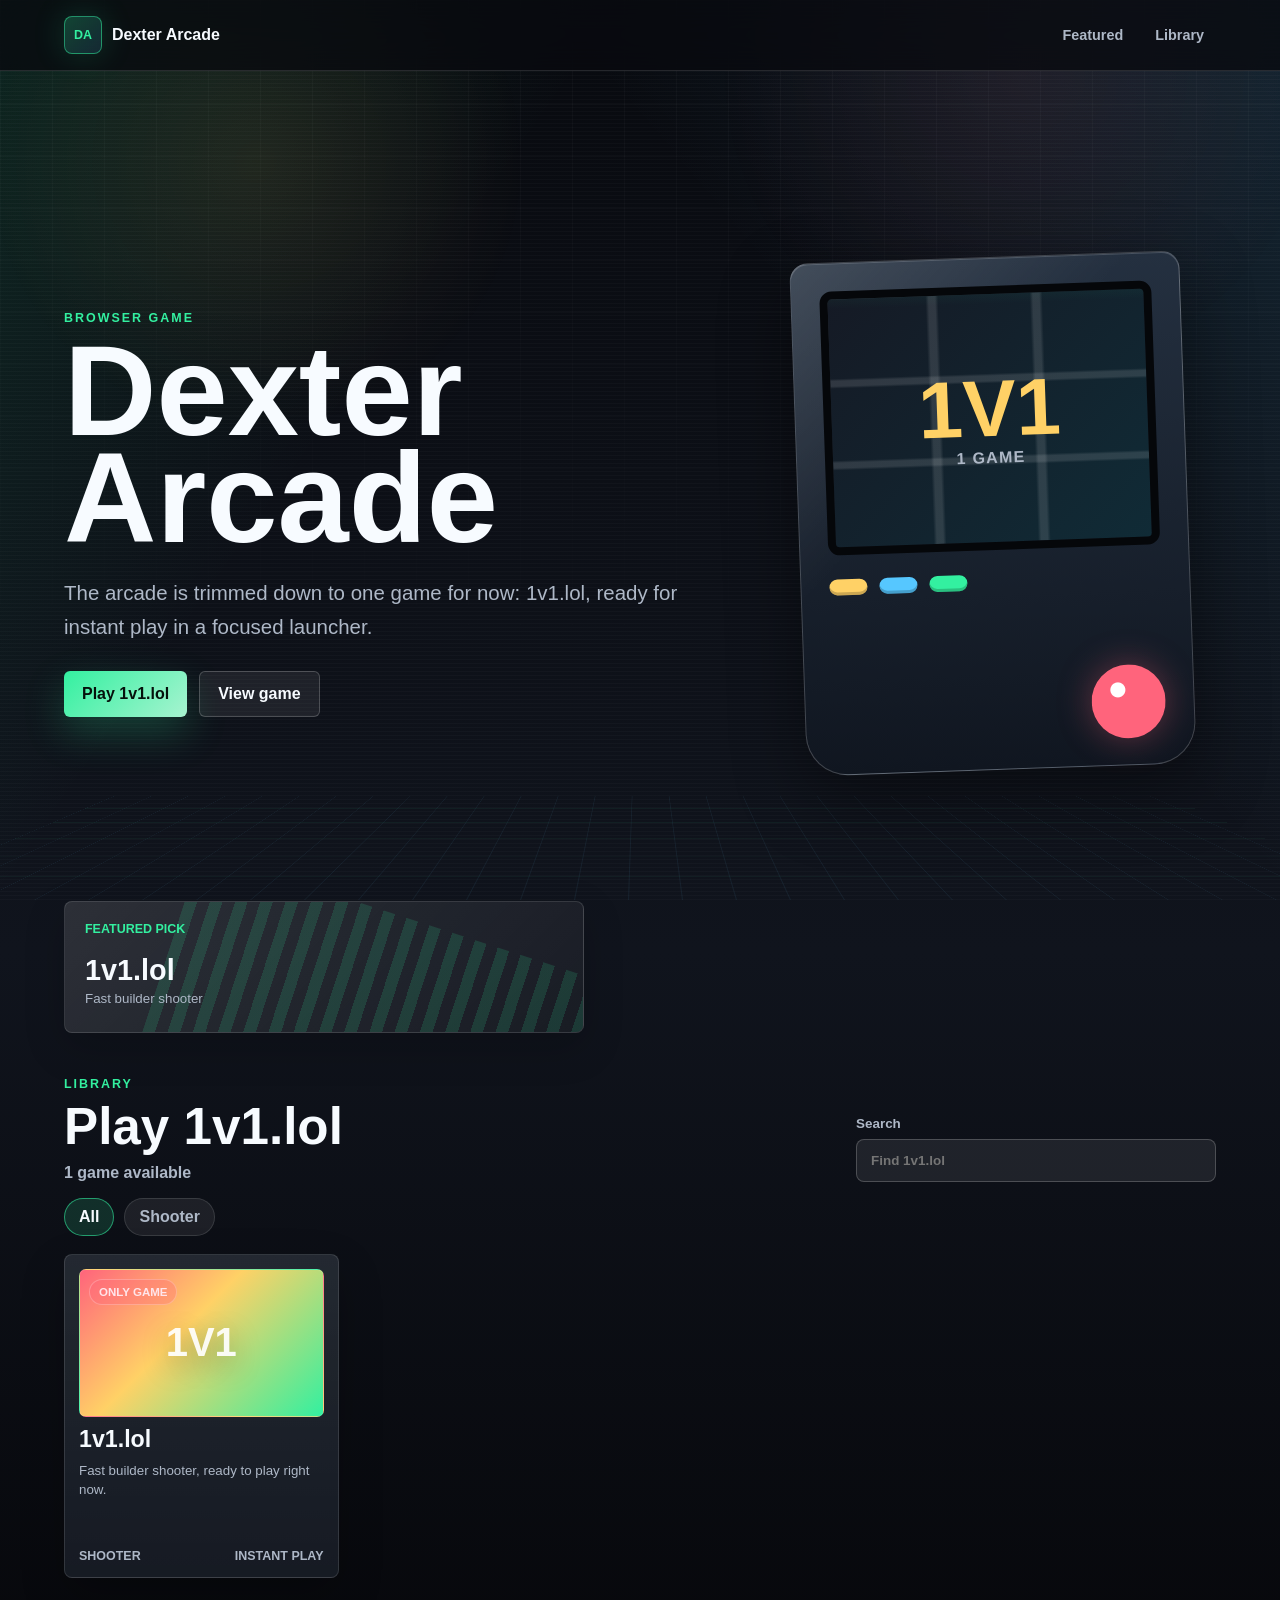
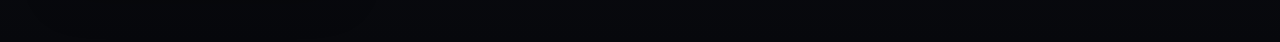
<file: index.html>
<!doctype html>
<html lang="en">
  <head>
    <meta charset="utf-8" />
    <meta name="viewport" content="width=device-width, initial-scale=1" />
    <title>Dexter Arcade</title>
    <link rel="stylesheet" href="./styles.css" />
  </head>
  <body class="home-page">
    <div class="boot-screen" id="bootScreen" aria-hidden="true">
      <div class="boot-mark"><span></span><span></span><span></span></div>
      <p>Dexter Arcade</p>
      <div class="boot-bar"><span></span></div>
    </div>

    <div class="scene-grid" aria-hidden="true"></div>

    <header class="site-header">
      <a class="brand" href="./" aria-label="Dexter Arcade home">
        <span class="brand-icon">DA</span>
        <span>Dexter Arcade</span>
      </a>
      <nav class="quick-nav" aria-label="Quick links">
        <a href="#featured">Featured</a>
        <a href="#library">Library</a>
      </nav>
    </header>

    <main>
      <section class="hero" aria-labelledby="pageTitle">
        <div class="hero-copy">
          <p class="eyebrow">Browser game</p>
          <h1 id="pageTitle">Dexter Arcade</h1>
          <p class="hero-text">The arcade is trimmed down to one game for now: 1v1.lol, ready for instant play in a focused launcher.</p>
          <div class="hero-actions">
            <a class="primary-action" href="./games/offline/?file=1v1.lol.html">Play 1v1.lol</a>
            <a class="secondary-action" href="#library">View game</a>
          </div>
        </div>
        <div class="hero-stage" aria-hidden="true">
          <div class="cabinet">
            <div class="screen">
              <span class="scanline"></span>
              <span class="screen-title">1V1</span>
              <span class="screen-score" id="heroCount">1 game</span>
            </div>
            <div class="controls"><span></span><span></span><span></span></div>
          </div>
        </div>
      </section>

      <section class="featured single-feature" id="featured" aria-label="Featured game">
        <a class="featured-game" href="./games/offline/?file=1v1.lol.html">
          <span>Featured pick</span>
          <strong>1v1.lol</strong>
          <small>Fast builder shooter</small>
        </a>
      </section>

      <section class="library-head" id="library" aria-label="Game library controls">
        <div>
          <p class="eyebrow">Library</p>
          <h2>Play 1v1.lol</h2>
          <p class="library-stat" id="libraryStat">1 game available</p>
        </div>
        <label class="search">
          <span>Search</span>
          <input id="gameSearch" type="search" placeholder="Find 1v1.lol" autocomplete="off" />
        </label>
      </section>

      <section class="filter-row" aria-label="Game filters">
        <button class="filter-chip is-active" type="button" data-filter="all">All</button>
        <button class="filter-chip" type="button" data-filter="shooter">Shooter</button>
      </section>

      <section class="games-grid" id="gamesGrid" aria-label="Games">
        <div class="loading-card">Loading game...</div>
      </section>

      <p class="empty-state" id="emptyState" hidden>No games found.</p>
    </main>

    <script src="./site.js"></script>
  </body>
</html>
</file>
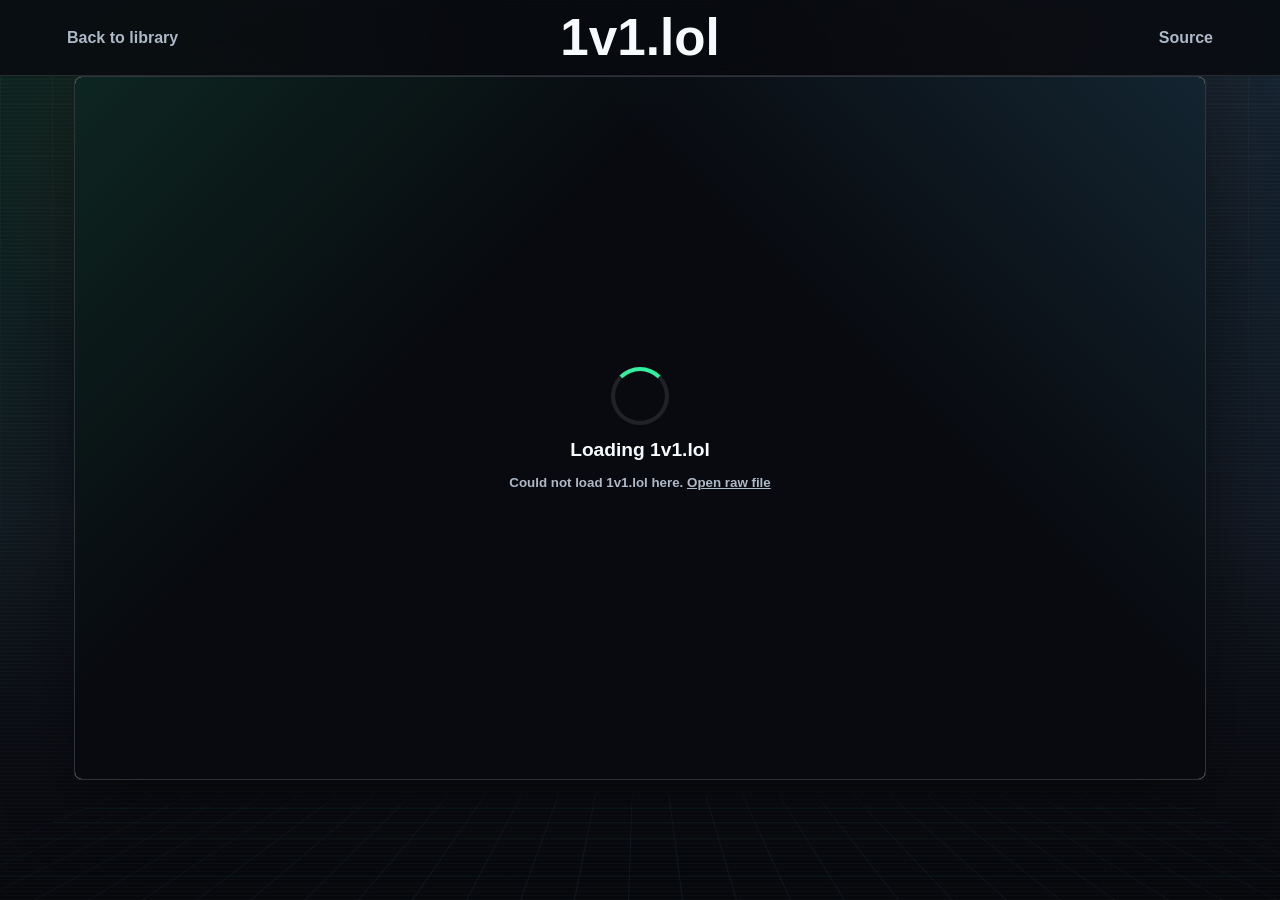
<file: games/offline/index.html>
<!doctype html>
<html lang="en">
  <head>
    <meta charset="utf-8" />
    <meta name="viewport" content="width=device-width, initial-scale=1" />
    <title>1v1.lol - Dexter Arcade</title>
    <link rel="stylesheet" href="../../styles.css" />
  </head>
  <body class="play-page">
    <div class="scene-grid" aria-hidden="true"></div>
    <header class="game-topbar">
      <a class="back-link" href="../../#library">Back to library</a>
      <h1 id="gameTitle">1v1.lol</h1>
      <a class="source-link" id="sourceLink" href="https://github.com/CoolDude2349/Offline-HTML-Games-Pack/blob/master/offline/1v1.lol.html" rel="noopener">Source</a>
    </header>
    <main class="game-shell wide-shell">
      <section class="game-panel embed-panel">
        <div class="frame-loader" id="frameLoader">
          <span class="loader-ring"></span>
          <strong id="loaderTitle">Loading 1v1.lol</strong>
          <small id="loaderNote">Fetching offline HTML</small>
        </div>
        <iframe id="gameFrame" class="embed-frame" title="1v1.lol" loading="eager" allow="fullscreen; gamepad; pointer-lock" sandbox="allow-scripts allow-pointer-lock allow-popups allow-forms"></iframe>
      </section>
    </main>
    <script>
      const gameFile = "1v1.lol.html";
      const rawUrl = `https://raw.githubusercontent.com/CoolDude2349/Offline-HTML-Games-Pack/master/offline/${gameFile}`;
      const sourceUrl = `https://github.com/CoolDude2349/Offline-HTML-Games-Pack/blob/master/offline/${gameFile}`;
      const frame = document.querySelector("#gameFrame");
      const loader = document.querySelector("#frameLoader");
      const note = document.querySelector("#loaderNote");
      document.querySelector("#sourceLink").href = sourceUrl;

      async function loadGame() {
        try {
          const response = await fetch(rawUrl);
          if (!response.ok) throw new Error(`HTTP ${response.status}`);
          let html = await response.text();
          const baseTag = `<base href="${rawUrl}">`;
          if (/<head[^>]*>/i.test(html)) {
            html = html.replace(/<head[^>]*>/i, (match) => `${match}${baseTag}`);
          } else {
            html = `${baseTag}${html}`;
          }
          frame.addEventListener("load", () => loader.classList.add("is-hidden"), { once: true });
          frame.srcdoc = html;
          window.setTimeout(() => loader.classList.add("is-hidden"), 1800);
        } catch (error) {
          note.innerHTML = `Could not load 1v1.lol here. <a href="${rawUrl}" rel="noopener">Open raw file</a>`;
        }
      }
      loadGame();
    </script>
  </body>
</html>
</file>
<file: styles.css>
:root {
  color-scheme: dark;
  --bg: #080a0f;
  --bg-2: #10141d;
  --panel: rgba(18, 24, 34, 0.84);
  --panel-strong: #171f2c;
  --text: #f7fbff;
  --muted: #aeb8c7;
  --line: rgba(255, 255, 255, 0.12);
  --line-strong: rgba(255, 255, 255, 0.2);
  --accent: #33f0a0;
  --accent-2: #ffd166;
  --accent-3: #56c7ff;
  --danger: #ff647c;
  --shadow: 0 24px 70px rgba(0, 0, 0, 0.38);
}

* { box-sizing: border-box; }
html { scroll-behavior: smooth; }
body {
  margin: 0;
  min-height: 100vh;
  overflow-x: hidden;
  background:
    linear-gradient(125deg, rgba(51, 240, 160, 0.12), transparent 26%),
    linear-gradient(230deg, rgba(86, 199, 255, 0.14), transparent 28%),
    linear-gradient(180deg, var(--bg), var(--bg-2) 58%, #07080c);
  color: var(--text);
  font-family: Arial, Helvetica, sans-serif;
}
body::before {
  position: fixed;
  inset: 0;
  z-index: -3;
  pointer-events: none;
  content: "";
  background-image:
    linear-gradient(rgba(255, 255, 255, 0.045) 1px, transparent 1px),
    linear-gradient(90deg, rgba(255, 255, 255, 0.045) 1px, transparent 1px);
  background-size: 52px 52px;
  mask-image: linear-gradient(180deg, rgba(0, 0, 0, 0.75), transparent 82%);
}
body::after {
  position: fixed;
  inset: 0;
  z-index: -2;
  pointer-events: none;
  content: "";
  background:
    repeating-linear-gradient(0deg, rgba(255, 255, 255, 0.035) 0 1px, transparent 1px 4px),
    radial-gradient(circle at 20% 18%, rgba(255, 209, 102, 0.13), transparent 22%),
    radial-gradient(circle at 80% 8%, rgba(255, 100, 124, 0.11), transparent 24%);
  opacity: 0.68;
}
a { color: inherit; }
button, input { font: inherit; }

.boot-screen {
  position: fixed;
  inset: 0;
  z-index: 20;
  display: grid;
  place-content: center;
  gap: 18px;
  background: #06080c;
  color: var(--text);
  transition: opacity 450ms ease, visibility 450ms ease;
}
.boot-screen.is-done { visibility: hidden; opacity: 0; }
.boot-screen p {
  margin: 0;
  color: var(--muted);
  font-size: 0.85rem;
  font-weight: 800;
  letter-spacing: 0.28em;
  text-align: center;
  text-transform: uppercase;
}
.boot-mark { display: flex; justify-content: center; gap: 10px; }
.boot-mark span {
  width: 18px;
  height: 42px;
  border-radius: 4px;
  background: var(--accent);
  box-shadow: 0 0 28px rgba(51, 240, 160, 0.55);
  animation: bootPulse 650ms ease-in-out infinite alternate;
}
.boot-mark span:nth-child(2) { background: var(--accent-2); animation-delay: 120ms; }
.boot-mark span:nth-child(3) { background: var(--accent-3); animation-delay: 240ms; }
.boot-bar {
  width: min(320px, 76vw);
  height: 7px;
  overflow: hidden;
  border: 1px solid var(--line-strong);
  border-radius: 999px;
  background: rgba(255, 255, 255, 0.08);
}
.boot-bar span {
  display: block;
  width: 45%;
  height: 100%;
  border-radius: inherit;
  background: linear-gradient(90deg, var(--accent), var(--accent-2), var(--accent-3));
  animation: bootSlide 900ms ease-in-out infinite;
}
.scene-grid {
  position: fixed;
  inset: auto -10vw 0;
  z-index: -1;
  height: 36vh;
  transform: perspective(620px) rotateX(62deg);
  transform-origin: bottom;
  background-image:
    linear-gradient(rgba(51, 240, 160, 0.18) 1px, transparent 1px),
    linear-gradient(90deg, rgba(86, 199, 255, 0.16) 1px, transparent 1px);
  background-size: 54px 54px;
  opacity: 0.42;
}

.site-header {
  position: sticky;
  top: 0;
  z-index: 10;
  display: flex;
  align-items: center;
  justify-content: space-between;
  gap: 18px;
  padding: 16px clamp(18px, 5vw, 64px);
  border-bottom: 1px solid var(--line);
  background: rgba(8, 10, 15, 0.78);
  backdrop-filter: blur(18px);
}
.brand, .quick-nav { display: flex; align-items: center; }
.brand { gap: 10px; text-decoration: none; font-weight: 900; }
.brand-icon {
  display: grid;
  width: 38px;
  height: 38px;
  place-items: center;
  border: 1px solid rgba(51, 240, 160, 0.5);
  border-radius: 8px;
  background: linear-gradient(135deg, rgba(51, 240, 160, 0.24), rgba(86, 199, 255, 0.14));
  color: var(--accent);
  font-size: 0.78rem;
  box-shadow: 0 0 32px rgba(51, 240, 160, 0.18);
}
.quick-nav { gap: 8px; }
.quick-nav a, .primary-action, .secondary-action, .source-link, .back-link { border-radius: 6px; text-decoration: none; }
.quick-nav a {
  padding: 9px 12px;
  color: var(--muted);
  font-size: 0.9rem;
  font-weight: 800;
}
.quick-nav a:hover, .quick-nav a:focus-visible { background: rgba(255, 255, 255, 0.08); color: var(--text); outline: none; }
main { padding: 0 clamp(18px, 5vw, 64px) 64px; }

.hero {
  display: grid;
  grid-template-columns: minmax(0, 1.04fr) minmax(300px, 0.72fr);
  align-items: center;
  gap: clamp(24px, 5vw, 76px);
  min-height: calc(100vh - 70px);
  padding: clamp(42px, 8vw, 92px) 0 36px;
}
.eyebrow {
  margin: 0 0 12px;
  color: var(--accent);
  font-size: 0.78rem;
  font-weight: 900;
  letter-spacing: 0.16em;
  text-transform: uppercase;
}
h1, h2 { margin: 0; letter-spacing: 0; }
h1 { max-width: 760px; font-size: clamp(3.2rem, 10vw, 9rem); line-height: 0.84; text-wrap: balance; }
h2 { font-size: clamp(2rem, 4vw, 4.3rem); line-height: 0.95; }
.hero-text {
  max-width: 650px;
  margin: 24px 0 0;
  color: var(--muted);
  font-size: clamp(1rem, 1.6vw, 1.28rem);
  line-height: 1.65;
}
.hero-actions { display: flex; flex-wrap: wrap; gap: 12px; margin-top: 28px; }
.primary-action, .secondary-action {
  display: inline-flex;
  align-items: center;
  justify-content: center;
  min-height: 46px;
  padding: 0 18px;
  font-weight: 900;
}
.primary-action { background: linear-gradient(135deg, var(--accent), #a7f3d0); color: #05100b; box-shadow: 0 16px 40px rgba(51, 240, 160, 0.22); }
.secondary-action { border: 1px solid var(--line-strong); background: rgba(255, 255, 255, 0.07); color: var(--text); }
.hero-stage { display: grid; place-items: center; min-height: 420px; }
.cabinet {
  position: relative;
  width: min(390px, 100%);
  aspect-ratio: 0.76;
  padding: 28px;
  border: 1px solid var(--line-strong);
  border-radius: 18px 18px 42px 42px;
  background: linear-gradient(135deg, rgba(255, 255, 255, 0.14), transparent 38%), linear-gradient(180deg, #243040, #101620);
  box-shadow: var(--shadow), inset 0 1px 0 rgba(255, 255, 255, 0.16);
  transform: rotate(-2deg);
}
.cabinet::after {
  position: absolute;
  right: 28px;
  bottom: 26px;
  width: 74px;
  height: 74px;
  border-radius: 50%;
  background: radial-gradient(circle at 36% 34%, #fff 0 7px, transparent 8px), var(--danger);
  box-shadow: 0 0 34px rgba(255, 100, 124, 0.35);
  content: "";
}
.screen {
  position: relative;
  display: grid;
  min-height: 58%;
  place-items: center;
  overflow: hidden;
  border: 8px solid #05070a;
  border-radius: 12px;
  background: linear-gradient(90deg, transparent 0 31%, rgba(255,255,255,.12) 32% 34%, transparent 35% 64%, rgba(255,255,255,.12) 65% 67%, transparent 68%), linear-gradient(0deg, transparent 0 31%, rgba(255,255,255,.12) 32% 34%, transparent 35% 64%, rgba(255,255,255,.12) 65% 67%, transparent 68%), linear-gradient(135deg, #151a25, #102b36);
}
.scanline { position: absolute; inset: -40% 0 auto; height: 44%; background: linear-gradient(180deg, transparent, rgba(51, 240, 160, 0.18), transparent); animation: scan 2.3s linear infinite; }
.screen-title, .screen-score { position: relative; z-index: 1; font-weight: 900; }
.screen-title { align-self: end; color: var(--accent-2); font-size: clamp(3.4rem, 8vw, 5rem); line-height: 1; }
.screen-score { align-self: start; color: var(--muted); letter-spacing: 0.08em; text-transform: uppercase; }
.controls { display: flex; gap: 12px; margin-top: 24px; }
.controls span { width: 38px; height: 16px; border-radius: 999px; background: var(--accent-2); box-shadow: inset 0 -3px 0 rgba(0, 0, 0, 0.2); }
.controls span:nth-child(2) { background: var(--accent-3); }
.controls span:nth-child(3) { background: var(--accent); }

.featured { display: grid; grid-template-columns: repeat(3, minmax(0, 1fr)); gap: 14px; margin: 0 0 44px; }
.featured.single-feature { grid-template-columns: minmax(0, 520px); }
.featured-game {
  position: relative;
  overflow: hidden;
  min-height: 132px;
  padding: 20px;
  border: 1px solid var(--line);
  border-radius: 8px;
  background: linear-gradient(135deg, rgba(255, 255, 255, 0.12), rgba(255, 255, 255, 0.04));
  text-decoration: none;
  box-shadow: 0 14px 40px rgba(0, 0, 0, 0.18);
}
.featured-game::after { position: absolute; inset: auto -20% -70% 18%; height: 150%; transform: rotate(18deg); background: repeating-linear-gradient(90deg, rgba(51, 240, 160, 0.14) 0 12px, transparent 12px 24px); content: ""; }
.featured-game span, .featured-game strong, .featured-game small { position: relative; z-index: 1; display: block; }
.featured-game span { color: var(--accent); font-size: 0.78rem; font-weight: 900; text-transform: uppercase; }
.featured-game strong { margin-top: 18px; font-size: 1.8rem; }
.featured-game small { margin-top: 4px; color: var(--muted); }
.library-head { display: flex; align-items: end; justify-content: space-between; gap: 24px; margin: 12px 0 16px; }
.library-stat { margin: 12px 0 0; color: var(--muted); font-weight: 800; }
.search { display: grid; gap: 8px; width: min(360px, 100%); color: var(--muted); font-size: 0.84rem; font-weight: 900; }
.search input { width: 100%; border: 1px solid var(--line-strong); border-radius: 8px; background: rgba(255, 255, 255, 0.08); color: var(--text); outline: none; padding: 13px 14px; transition: border-color 160ms ease, box-shadow 160ms ease, background 160ms ease; }
.search input:focus { border-color: rgba(51, 240, 160, 0.78); background: rgba(255, 255, 255, 0.11); box-shadow: 0 0 0 4px rgba(51, 240, 160, 0.12); }
.filter-row { display: flex; flex-wrap: wrap; gap: 10px; margin-bottom: 18px; }
.filter-chip { border: 1px solid var(--line); border-radius: 999px; background: rgba(255, 255, 255, 0.07); color: var(--muted); cursor: pointer; font-weight: 900; padding: 9px 14px; }
.filter-chip.is-active, .filter-chip:hover, .filter-chip:focus-visible { border-color: rgba(51, 240, 160, 0.58); background: rgba(51, 240, 160, 0.14); color: var(--text); outline: none; }
.games-grid { display: grid; grid-template-columns: repeat(auto-fill, minmax(245px, 1fr)); gap: 18px; }
.loading-card { min-height: 180px; display: grid; place-items: center; border: 1px solid var(--line); border-radius: 8px; background: var(--panel); color: var(--muted); font-weight: 900; }
.game-card {
  position: relative;
  display: grid;
  grid-template-rows: auto auto auto 1fr;
  gap: 10px;
  min-height: 324px;
  overflow: hidden;
  padding: 14px;
  border: 1px solid var(--line);
  border-radius: 8px;
  background: linear-gradient(180deg, rgba(255,255,255,.08), rgba(255,255,255,.025)), var(--panel);
  box-shadow: 0 18px 44px rgba(0, 0, 0, 0.22);
  text-decoration: none;
  transition: border-color 180ms ease, box-shadow 180ms ease, transform 180ms ease;
}
.game-card::before { position: absolute; inset: 0; border-radius: inherit; background: linear-gradient(135deg, rgba(51, 240, 160, 0.22), transparent 42%, rgba(86, 199, 255, 0.18)); content: ""; opacity: 0; transition: opacity 180ms ease; }
.game-card:hover, .game-card:focus-visible { border-color: rgba(51, 240, 160, 0.62); box-shadow: 0 26px 70px rgba(0,0,0,.34), 0 0 0 1px rgba(51,240,160,.12); outline: none; transform: translateY(-5px); }
.game-card:hover::before, .game-card:focus-visible::before { opacity: 1; }
.game-card > * { position: relative; z-index: 1; }
.game-card strong { font-size: 1.45rem; line-height: 1.05; }
.game-card small { color: var(--muted); line-height: 1.45; }
.game-art { position: relative; display: block; min-height: 158px; overflow: hidden; border: 1px solid rgba(255,255,255,.12); border-radius: 7px; background: var(--panel-strong); }
.game-art::after { position: absolute; inset: 0; background: linear-gradient(110deg, transparent 0 34%, rgba(255,255,255,.26) 45%, transparent 56% 100%); content: ""; transform: translateX(-120%); animation: cardShine 4.8s ease-in-out infinite; }
.pack-art { display: grid; place-items: center; min-height: 148px; }
.pack-art span { z-index: 1; color: rgba(255,255,255,.92); font-size: 2.5rem; font-weight: 900; text-shadow: 0 8px 28px rgba(0,0,0,.34); }
.arcade-art { background: linear-gradient(135deg, #33f0a0, #2563eb); }
.racing-art { background: linear-gradient(135deg, #ff647c, #ffd166); }
.sports-art { background: linear-gradient(135deg, #56c7ff, #7c3aed); }
.puzzle-art { background: linear-gradient(135deg, #ffd166, #9853ff 55%, #18c7a8); }
.idle-art { background: linear-gradient(135deg, #a7f3d0, #334155); }
.shooter-art { background: linear-gradient(135deg, #ff647c, #ffd166 42%, #33f0a0); }
.\33 d-art { background: linear-gradient(135deg, #0f172a, #155e75 58%, #64748b); }
.game-badge { position: absolute; top: 24px; left: 24px; z-index: 2; border: 1px solid rgba(255,255,255,.24); border-radius: 999px; background: rgba(8,10,15,.74); color: var(--text); font-size: .72rem; font-weight: 900; padding: 6px 9px; text-transform: uppercase; }
.game-badge.hot { color: #ffe5ea; background: rgba(255,100,124,.3); }
.game-meta { display: flex; align-items: end; justify-content: space-between; gap: 10px; margin-top: auto; color: var(--muted); font-size: .78rem; font-weight: 900; text-transform: uppercase; }
.empty-state { margin: 28px 0 0; color: var(--muted); font-weight: 800; }
.game-shell { display: grid; gap: 18px; max-width: 920px; margin: 0 auto; }
.wide-shell { max-width: 1260px; }
.game-topbar { position: sticky; top: 0; z-index: 8; display: grid; grid-template-columns: 1fr auto 1fr; align-items: center; gap: 16px; padding: 16px clamp(18px, 5vw, 56px); border-bottom: 1px solid var(--line); background: rgba(8,10,15,.82); backdrop-filter: blur(18px); }
.game-topbar h1 { font-size: clamp(1.7rem, 4vw, 3.3rem); text-align: center; }
.source-link { justify-self: end; }
.back-link, .source-link { color: var(--muted); font-weight: 900; padding: 9px 11px; }
.source-link:hover, .source-link:focus-visible, .back-link:hover, .back-link:focus-visible { background: rgba(255,255,255,.08); color: var(--text); outline: none; }
.game-panel { display: grid; gap: 14px; padding: 20px; border: 1px solid var(--line); border-radius: 8px; background: var(--panel); box-shadow: var(--shadow); }
.embed-panel { position: relative; max-width: none; min-height: min(78vh, 820px); overflow: hidden; padding: 0; }
.frame-loader { position: absolute; inset: 0; z-index: 2; display: grid; place-content: center; gap: 14px; background: linear-gradient(135deg, rgba(51,240,160,.12), transparent 34%), linear-gradient(225deg, rgba(86,199,255,.14), transparent 34%), #080a0f; color: var(--text); text-align: center; transition: opacity 350ms ease, visibility 350ms ease; }
.frame-loader.is-hidden { visibility: hidden; opacity: 0; }
.loader-ring { width: 58px; height: 58px; margin: 0 auto; border: 4px solid rgba(255,255,255,.1); border-top-color: var(--accent); border-radius: 50%; animation: slowSpin 900ms linear infinite; }
.frame-loader strong { font-size: 1.2rem; }
.frame-loader small { color: var(--muted); font-weight: 800; }
.embed-frame { display: block; width: 100%; height: min(78vh, 820px); min-height: 560px; border: 0; background: #fff; }
.score-row { display: flex; align-items: center; justify-content: space-between; gap: 16px; color: var(--muted); font-weight: 900; }
button { border: 0; border-radius: 6px; background: var(--accent); color: #07120d; cursor: pointer; font-weight: 900; padding: 10px 14px; }
canvas { display: block; width: 100%; max-width: 620px; aspect-ratio: 1; margin: 0 auto; border: 1px solid var(--line); border-radius: 6px; background: #0b0d12; }
@keyframes bootPulse { from { transform: scaleY(.45); } to { transform: scaleY(1); } }
@keyframes bootSlide { 0% { transform: translateX(-110%); } 100% { transform: translateX(240%); } }
@keyframes scan { 0% { transform: translateY(0); } 100% { transform: translateY(330%); } }
@keyframes cardShine { 0%, 55% { transform: translateX(-120%); } 82%, 100% { transform: translateX(120%); } }
@keyframes slowSpin { to { transform: rotate(360deg); } }
@media (prefers-reduced-motion: reduce) { *, *::before, *::after { animation-duration: 1ms !important; animation-iteration-count: 1 !important; scroll-behavior: auto !important; transition-duration: 1ms !important; } }
@media (max-width: 900px) { .hero { grid-template-columns: 1fr; min-height: auto; } .hero-stage { min-height: 330px; } .featured { grid-template-columns: 1fr; } .library-head { align-items: stretch; flex-direction: column; } }
@media (max-width: 680px) { .site-header, .game-topbar { align-items: stretch; } .site-header { flex-direction: column; } .quick-nav { width: 100%; } .quick-nav a { flex: 1; text-align: center; } .hero { padding-top: 34px; } h1 { font-size: clamp(3rem, 18vw, 5.5rem); } .hero-actions a { flex: 1 1 180px; } .game-topbar { grid-template-columns: 1fr; } .game-topbar h1 { text-align: left; } .source-link { justify-self: start; } .embed-frame, .embed-panel { height: 72vh; min-height: 460px; } }
</file>
